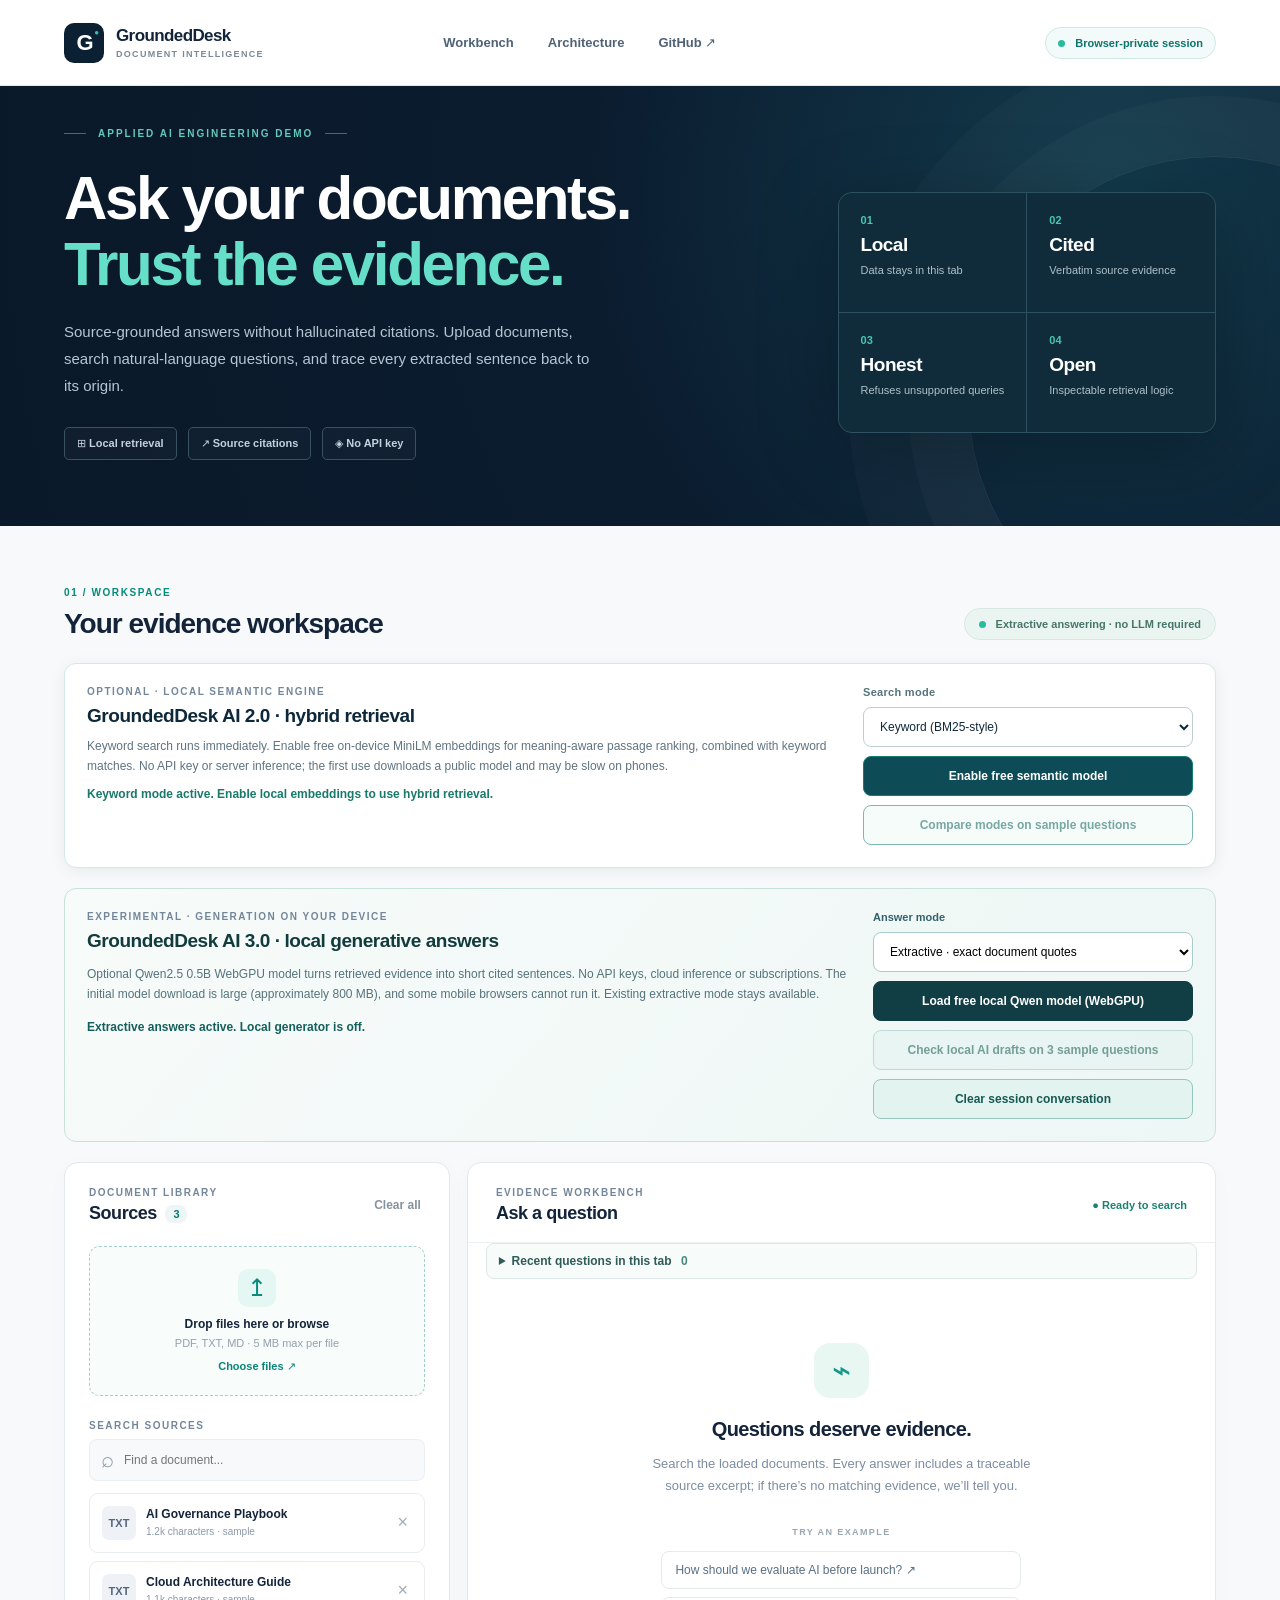
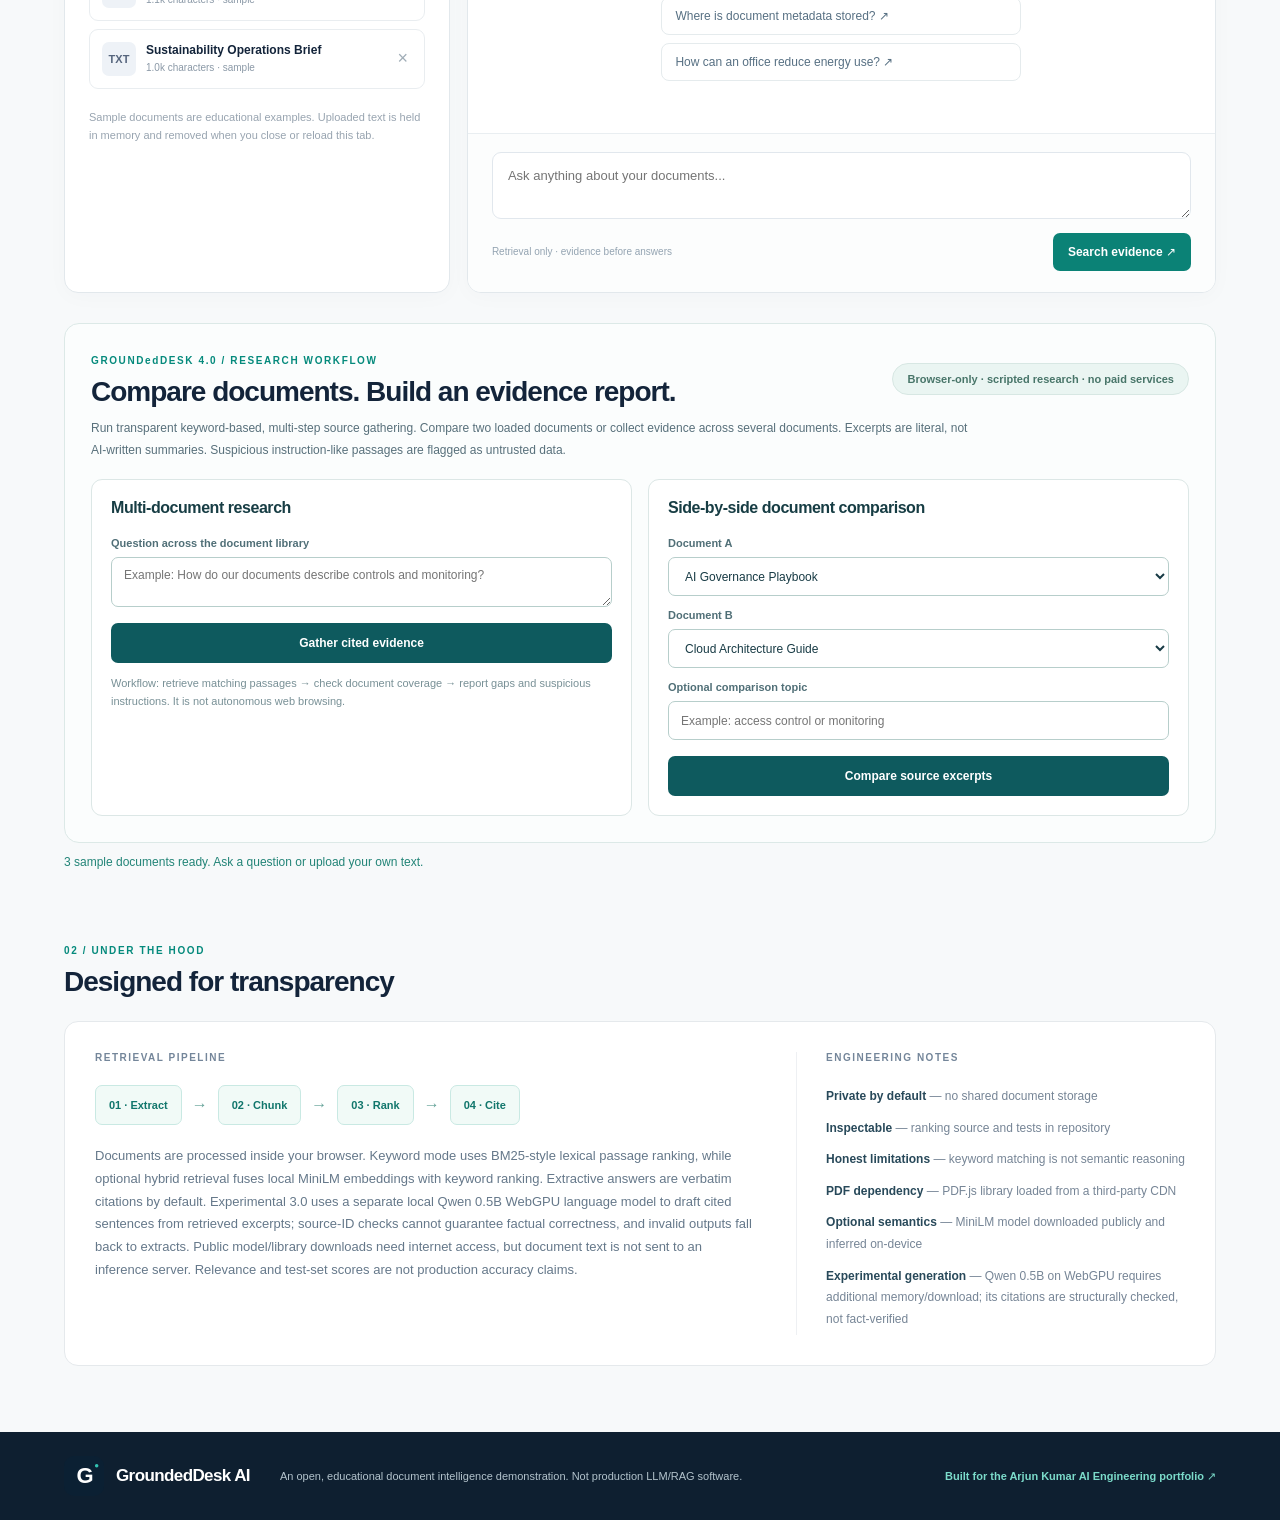
<file: index.html>
<!doctype html>
<html lang="en">
<head>
  <meta charset="UTF-8"/>
  <meta name="viewport" content="width=device-width, initial-scale=1.0"/>
  <meta name="color-scheme" content="light"/>
  <meta name="theme-color" content="#0b1726"/>
  <meta name="description" content="GroundedDesk AI — private browser-side document intelligence and citation-aware evidence search."/>
  <title>GroundedDesk AI 4.0 | Local Document Research</title>
  <link rel="stylesheet" href="./styles.css"/>
  <script defer type="module" src="./app.mjs"></script>
</head>
<body>
  <div class="app-shell">
    <header class="site-header">
      <div class="brand">
        <div class="brand-mark" aria-hidden="true">G<span>●</span></div>
        <div><strong>GroundedDesk</strong><span class="brand-sub">DOCUMENT INTELLIGENCE</span></div>
      </div>
      <nav class="header-links" aria-label="Primary navigation">
        <a href="#workbench">Workbench</a>
        <a href="#about">Architecture</a>
        <a href="https://github.com/arjun9669" target="_blank" rel="noopener noreferrer">GitHub ↗</a>
      </nav>
      <div class="private-pill"><span class="private-dot"></span> Browser-private session</div>
    </header>
    <main>
      <section class="hero" aria-labelledby="hero-title">
        <div class="eyebrow"><span class="eyebrow-line"></span> APPLIED AI ENGINEERING DEMO <span class="eyebrow-line"></span></div>
        <div class="hero-inner">
          <div>
            <h1 id="hero-title">Ask your documents.<br/><em>Trust the evidence.</em></h1>
            <p>Source-grounded answers without hallucinated citations. Upload documents, search natural-language questions, and trace every extracted sentence back to its origin.</p>
            <div class="hero-chips">
              <span>⊞ Local retrieval</span><span>↗ Source citations</span><span>◈ No API key</span>
            </div>
          </div>
          <div class="metric-grid" aria-label="Demonstration characteristics">
            <div><span class="metric-symbol">01</span><strong>Local</strong><small>Data stays in this tab</small></div>
            <div><span class="metric-symbol">02</span><strong>Cited</strong><small>Verbatim source evidence</small></div>
            <div><span class="metric-symbol">03</span><strong>Honest</strong><small>Refuses unsupported queries</small></div>
            <div><span class="metric-symbol">04</span><strong>Open</strong><small>Inspectable retrieval logic</small></div>
          </div>
        </div>
      </section>
      <section id="workbench" class="workbench" aria-label="Document workbench">
        <div class="section-heading">
          <div><span class="section-index">01 / WORKSPACE</span><h2>Your evidence workspace</h2></div>
          <div class="live-label"><span class="pulse-dot"></span> Extractive answering · no LLM required</div>
        </div>
        <section class="retrieval-settings" aria-labelledby="retrieval-settings-heading">
          <div class="retrieval-info">
            <p class="micro-label">OPTIONAL · LOCAL SEMANTIC ENGINE</p>
            <h3 id="retrieval-settings-heading">GroundedDesk AI 2.0 · hybrid retrieval</h3>
            <p>Keyword search runs immediately. Enable free on-device MiniLM embeddings for meaning-aware passage ranking, combined with keyword matches. No API key or server inference; the first use downloads a public model and may be slow on phones.</p>
            <p id="semantic-status" role="status" aria-live="polite">Keyword mode active. Your document contents stay in browser memory.</p>
          </div>
          <div class="retrieval-controls">
            <label for="retrieval-mode">Search mode</label>
            <select id="retrieval-mode" aria-label="Retrieval method">
              <option value="keyword">Keyword (BM25-style)</option>
              <option value="hybrid" disabled>Hybrid (keyword + local MiniLM)</option>
            </select>
            <button type="button" id="enable-semantic">Enable free semantic model</button>
            <button type="button" id="evaluate-modes" disabled>Compare modes on sample questions</button>
          </div>
          <pre class="evaluation-output" id="evaluation-output" hidden aria-live="polite"></pre>
        </section>
        <section class="generation-settings" aria-labelledby="local-llm-heading">
          <div>
            <p class="micro-label">EXPERIMENTAL · GENERATION ON YOUR DEVICE</p>
            <h3 id="local-llm-heading">GroundedDesk AI 3.0 · local generative answers</h3>
            <p>Optional Qwen2.5 0.5B WebGPU model turns retrieved evidence into short cited sentences. No API keys, cloud inference or subscriptions. The initial model download is large (approximately 800 MB), and some mobile browsers cannot run it. Existing extractive mode stays available.</p>
            <p id="generation-status" role="status" aria-live="polite">Extractive answers active. Local generator is off.</p>
          </div>
          <div class="generation-controls">
            <label for="answer-mode">Answer mode</label>
            <select id="answer-mode">
              <option value="extractive">Extractive · exact document quotes</option>
              <option value="generative" disabled>Local AI · cited draft (experimental)</option>
            </select>
            <button type="button" id="enable-generation">Load free local Qwen model (WebGPU)</button>
            <button type="button" id="evaluate-generation" disabled>Check local AI drafts on 3 sample questions</button>
            <button type="button" id="clear-conversation">Clear session conversation</button>
          </div>
          <pre id="generation-evaluation" class="generation-evaluation" hidden aria-live="polite"></pre>
        </section>
        <div class="panel-grid">
          <aside class="panel library" aria-labelledby="library-title">
            <div class="panel-title"><div><p class="micro-label">DOCUMENT LIBRARY</p><h3 id="library-title">Sources <span id="doc-count" class="count-badge">0</span></h3></div><button type="button" class="text-button" id="clear-docs">Clear all</button></div>
            <label class="dropzone" for="file-input" id="dropzone" tabindex="0">
              <span class="upload-icon" aria-hidden="true">↥</span><strong>Drop files here or browse</strong>
              <small>PDF, TXT, MD · 5 MB max per file</small>
              <span class="browse-label">Choose files ↗</span>
            </label>
            <input type="file" id="file-input" accept=".txt,.md,.markdown,.pdf,text/plain,text/markdown,application/pdf" multiple hidden />
            <label class="search-label" for="document-filter">SEARCH SOURCES</label>
            <div class="search-wrap"><span aria-hidden="true">⌕</span><input type="search" id="document-filter" placeholder="Find a document..." autocomplete="off"/></div>
            <ul class="document-list" id="document-list" aria-live="polite"></ul>
            <p class="library-note">Sample documents are educational examples. Uploaded text is held in memory and removed when you close or reload this tab.</p>
          </aside>
          <section class="panel chat" aria-labelledby="chat-title">
            <div class="panel-title chat-heading">
              <div><p class="micro-label">EVIDENCE WORKBENCH</p><h3 id="chat-title">Ask a question</h3></div>
              <span class="ready-badge">● Ready to search</span>
            </div>
            <details id="chat-history" class="chat-history">
              <summary>Recent questions in this tab <span id="history-count">0</span></summary>
              <ul id="history-list" aria-label="Recent questions"></ul>
            </details>
            <div class="answer-space" id="answer-space" aria-live="polite">
              <div class="initial-state" id="initial-state">
                <div class="initial-icon" aria-hidden="true">⌁</div>
                <h4>Questions deserve evidence.</h4>
                <p>Search the loaded documents. Every answer includes a traceable source excerpt; if there’s no matching evidence, we’ll tell you.</p>
                <span class="suggestions-label">TRY AN EXAMPLE</span>
                <div class="suggestions">
                  <button class="suggestion" data-question="How should an AI use case be evaluated before launch?">How should we evaluate AI before launch? ↗</button>
                  <button class="suggestion" data-question="Where should document metadata be stored?">Where is document metadata stored? ↗</button>
                  <button class="suggestion" data-question="How can an office reduce wasted electricity?">How can an office reduce energy use? ↗</button>
                </div>
              </div>
              <div class="answer-result" id="answer-result" hidden></div>
            </div>
            <form id="query-form" class="query-form">
              <label for="query-input" class="sr-only">Question about your documents</label>
              <textarea id="query-input" rows="2" maxlength="600" placeholder="Ask anything about your documents..."></textarea>
              <div class="query-footer"><span>Retrieval only · evidence before answers</span><button type="submit" id="ask-button">Search evidence <span aria-hidden="true">↗</span></button></div>
            </form>
          </section>
        </div>
        <section class="research-workspace" aria-labelledby="research-title">
          <div class="section-heading research-heading">
            <div><span class="section-index">GROUNDedDESK 4.0 / RESEARCH WORKFLOW</span><h2 id="research-title">Compare documents. Build an evidence report.</h2></div>
            <span class="live-label">Browser-only · scripted research · no paid services</span>
          </div>
          <p class="research-explainer">Run transparent keyword-based, multi-step source gathering. Compare two loaded documents or collect evidence across several documents. Excerpts are literal, not AI-written summaries. Suspicious instruction-like passages are flagged as untrusted data.</p>
          <div class="research-panels">
            <form id="research-form" class="research-panel">
              <h3>Multi-document research</h3>
              <label for="research-query">Question across the document library</label>
              <textarea id="research-query" rows="2" maxlength="600" placeholder="Example: How do our documents describe controls and monitoring?" required></textarea>
              <button type="submit" id="run-research">Gather cited evidence</button>
              <p>Workflow: retrieve matching passages → check document coverage → report gaps and suspicious instructions. It is not autonomous web browsing.</p>
            </form>
            <form id="compare-form" class="research-panel">
              <h3>Side-by-side document comparison</h3>
              <label for="compare-left">Document A</label>
              <select id="compare-left" required aria-label="First document to compare"></select>
              <label for="compare-right">Document B</label>
              <select id="compare-right" required aria-label="Second document to compare"></select>
              <label for="compare-topic">Optional comparison topic</label>
              <input id="compare-topic" maxlength="600" placeholder="Example: access control or monitoring" />
              <button type="submit" id="run-comparison">Compare source excerpts</button>
            </form>
          </div>
          <div class="research-results" id="research-results" hidden aria-live="polite">
            <div class="research-results-heading">
              <h3 id="research-result-title">Research results</h3>
              <div class="report-actions">
                <button type="button" id="research-copy">Copy Markdown report</button>
                <button type="button" id="research-download">Download .md</button>
              </div>
            </div>
            <div id="research-result-body"></div>
            <p class="research-disclaimer">Lexical search may miss paraphrases. Missing evidence is not proof that a fact is absent. Always review source content before relying on it.</p>
          </div>
        </section>
        <div id="alert" class="status-alert" role="status" aria-live="polite"></div>
      </section>
      <section id="about" class="architecture" aria-labelledby="architecture-heading">
        <div class="section-heading"><div><span class="section-index">02 / UNDER THE HOOD</span><h2 id="architecture-heading">Designed for transparency</h2></div></div>
        <div class="architecture-grid">
          <div class="architecture-main">
            <p class="micro-label">RETRIEVAL PIPELINE</p>
            <div class="pipeline" aria-label="Document retrieval flow"><span>01 · Extract</span><span class="arrow">→</span><span>02 · Chunk</span><span class="arrow">→</span><span>03 · Rank</span><span class="arrow">→</span><span>04 · Cite</span></div>
            <p>Documents are processed inside your browser. Keyword mode uses BM25-style lexical passage ranking, while optional hybrid retrieval fuses local MiniLM embeddings with keyword ranking. Extractive answers are verbatim citations by default. Experimental 3.0 uses a separate local Qwen 0.5B WebGPU language model to draft cited sentences from retrieved excerpts; source-ID checks cannot guarantee factual correctness, and invalid outputs fall back to extracts. Public model/library downloads need internet access, but document text is not sent to an inference server. Relevance and test-set scores are not production accuracy claims.</p>
          </div>
          <div class="architecture-aside"><p class="micro-label">ENGINEERING NOTES</p><ul><li><strong>Private by default</strong> — no shared document storage</li><li><strong>Inspectable</strong> — ranking source and tests in repository</li><li><strong>Honest limitations</strong> — keyword matching is not semantic reasoning</li><li><strong>PDF dependency</strong> — PDF.js library loaded from a third-party CDN</li><li><strong>Optional semantics</strong> — MiniLM model downloaded publicly and inferred on-device</li><li><strong>Experimental generation</strong> — Qwen 0.5B on WebGPU requires additional memory/download; its citations are structurally checked, not fact-verified</li></ul></div>
        </div>
      </section>
      <footer><div class="brand footer-brand"><div class="brand-mark">G<span>●</span></div><strong>GroundedDesk AI</strong></div><p>An open, educational document intelligence demonstration. Not production LLM/RAG software.</p><a href="https://github.com/arjun9669" target="_blank" rel="noopener noreferrer">Built for the Arjun Kumar AI Engineering portfolio ↗</a></footer>
    </main>
  </div>
</body>
</html>
</file>
<file: styles.css>
:root{font-family:Inter,ui-sans-serif,-apple-system,BlinkMacSystemFont,"Segoe UI",sans-serif;color:#13243a;background:#f7f9fa;font-synthesis:none;text-rendering:optimizeLegibility}
*{box-sizing:border-box}
html{scroll-behavior:smooth}
body{margin:0}
a{color:inherit;text-decoration:none}
button,input,textarea{font:inherit}
button{cursor:pointer}
button:focus-visible,a:focus-visible,textarea:focus-visible,input:focus-visible,label:focus-visible{outline:3px solid #2b9f91;outline-offset:3px}
.sr-only{position:absolute;width:1px;height:1px;overflow:hidden;clip:rect(0,0,0,0);white-space:nowrap}
.app-shell{max-width:1500px;margin:auto}
.site-header{height:86px;background:#fff;display:flex;gap:30px;align-items:center;padding:0 5%;border-bottom:1px solid #e4e8ed}
.brand{display:flex;align-items:center;gap:12px;white-space:nowrap}
.brand-mark{display:grid;place-items:center;position:relative;width:40px;height:40px;border-radius:10px;color:#fff;background:#0b2033;font-size:22px;font-weight:800;letter-spacing:-2px}
.brand-mark span{font-size:8px;color:#33c3b2;position:absolute;right:7px;top:5px}
.brand strong{font-size:17px;letter-spacing:-.6px}
.brand-sub{font-size:9px;font-weight:750;letter-spacing:1.3px;color:#7b8998;display:block;margin-top:3px}
.header-links{display:flex;gap:34px;margin:auto;font-size:13px;font-weight:600;color:#506276}
.header-links a:hover{color:#007b78}
.private-pill{margin-left:auto;white-space:nowrap;border:1px solid #d0e9e6;color:#0d746b;background:#f2fbf9;padding:9px 12px;border-radius:40px;font-size:11px;font-weight:720}
.private-dot,.pulse-dot{display:inline-block;background:#2abb9e;height:7px;width:7px;border-radius:50%;margin-right:7px}
.hero{background:radial-gradient(circle at 87% 24%,#123b4c 0%,#0b1c2f 45%,#0a1929 100%);color:#fff;padding:42px 5% 66px;overflow:hidden;position:relative}
.hero:after{content:"";position:absolute;width:490px;height:490px;top:70px;right:-180px;border:1px solid #ffffff16;border-radius:50%;box-shadow:0 0 0 60px #ffffff06,0 0 0 120px #ffffff05;pointer-events:none}
.eyebrow{display:flex;align-items:center;gap:12px;color:#61c9bd;font-size:10px;font-weight:790;letter-spacing:2px}
.eyebrow-line{height:1px;width:22px;background:#2c7878}
.hero-inner{display:flex;align-items:center;gap:60px;justify-content:space-between;margin-top:27px;position:relative;z-index:1}
.hero-inner>div:first-child{max-width:650px}
.hero h1{font-size:clamp(34px,4.7vw,62px);line-height:1.095;letter-spacing:-2.4px;font-weight:730;margin:0 0 20px}
.hero h1 em{font-style:normal;color:#66dfc9}
.hero p{color:#b5c6d4;font-size:15px;line-height:1.8;max-width:540px;margin:0}
.hero-chips{display:flex;gap:11px;flex-wrap:wrap;margin-top:28px}
.hero-chips span{border:1px solid #385264;color:#c2d3dc;border-radius:5px;font-size:11px;font-weight:600;padding:9px 12px;background:#ffffff06}
.metric-grid{display:grid;grid-template-columns:repeat(2,1fr);min-width:333px;gap:1px;background:#2d5160;border:1px solid #2d5160;border-radius:14px;overflow:hidden;box-shadow:0 16px 80px #0004}
.metric-grid>div{background:#102c3a;padding:21px 22px;min-height:119px;display:flex;flex-direction:column;gap:8px}
.metric-symbol{color:#47c5af;font-weight:700;font-size:11px}
.metric-grid strong{font-size:19px;letter-spacing:-.5px}
.metric-grid small{font-size:11px;color:#adc1ca}
.workbench,.architecture{padding:56px 5% 0}
.section-heading{display:flex;align-items:end;justify-content:space-between;gap:20px;margin-bottom:23px}
.section-index{color:#058a7c;font-size:10px;font-weight:800;letter-spacing:1.6px}
h2{font-size:28px;letter-spacing:-1px;margin:8px 0 0}
h3{font-size:18px;letter-spacing:-.45px;margin:5px 0 0}
.live-label{font-size:11px;font-weight:700;color:#487569;padding:9px 14px;background:#eaf5f2;border-radius:25px;border:1px solid #d7e7e3}
.panel-grid{display:grid;grid-template-columns:minmax(290px,.85fr) minmax(400px,1.65fr);gap:17px;align-items:stretch}
.panel{background:#fff;border:1px solid #e2e8ec;border-radius:14px;box-shadow:0 4px 22px #14304706}
.library{padding:24px;min-height:590px}
.panel-title{display:flex;justify-content:space-between;align-items:center;gap:12px;margin-bottom:22px}
.micro-label,.search-label{font-size:10px;color:#74869a;font-weight:800;letter-spacing:1.5px;margin:0}
.count-badge{font-size:11px;vertical-align:middle;border-radius:8px;padding:3px 8px;background:#eef5f5;color:#07786e;margin-left:4px}
.text-button{background:transparent;border:0;color:#85929f;font-size:12px;font-weight:700;padding:7px 4px}
.text-button:hover{color:#d24d4d}
.dropzone{background:#f8fcfb;border:1.5px dashed #a4cfc8;border-radius:10px;display:flex;flex-direction:column;align-items:center;gap:6px;padding:22px 10px;cursor:pointer;text-align:center}
.dropzone.dragging,.dropzone:hover{background:#eaf8f5;border-color:#0e9b8a}
.upload-icon{display:grid;place-items:center;width:38px;height:38px;background:#e5f7f3;border-radius:10px;color:#0a8b7b;font-size:24px;font-weight:700;margin-bottom:4px}
.dropzone strong{font-size:12px}.dropzone small{font-size:11px;color:#94a1ad}.browse-label{font-size:11px;font-weight:800;color:#098578;margin-top:5px}
.search-label{display:block;margin:24px 0 8px}
.search-wrap{display:flex;gap:8px;align-items:center;background:#f7f9fb;border:1px solid #e9eef2;border-radius:8px;padding:0 11px}
.search-wrap span{font-size:22px;color:#8a99a8}
.search-wrap input{height:40px;background:transparent;border:0;width:100%;min-width:0;font-size:12px;outline:none}
.document-list{list-style:none;padding:0;margin:12px 0 0;display:flex;flex-direction:column;gap:8px;max-height:320px;overflow-y:auto}
.document-card{border:1px solid #e9edf0;border-radius:9px;padding:12px;display:flex;align-items:center;gap:10px}
.document-card.source-highlight{outline:2px solid #33af9d;background:#effaf7}
.doc-icon{background:#eef2f7;color:#56657d;border-radius:7px;min-width:34px;height:34px;display:grid;place-items:center;font-size:11px;font-weight:800}
.doc-details{min-width:0;flex:1}
.doc-details strong{display:block;white-space:nowrap;text-overflow:ellipsis;overflow:hidden;font-size:12px}
.doc-details small{color:#8b99a7;font-size:10px}
.remove-doc{background:none;border:0;color:#a0adb7;font-size:18px;padding:4px}
.remove-doc:hover{color:#e05b5b}
.library-note{color:#98a4b0;font-size:11px;line-height:1.65;margin-top:19px}
.chat{display:flex;flex-direction:column;min-height:590px;overflow:hidden}
.chat-heading{padding:24px 28px 18px;border-bottom:1px solid #ecf0f2;margin:0}
.ready-badge{font-size:11px;color:#198271;font-weight:700}
.answer-space{flex:1;min-height:330px;max-height:530px;overflow:auto;padding:28px}
.initial-state{max-width:500px;margin:auto;text-align:center;padding:24px 0}
.initial-icon{height:55px;width:55px;border-radius:16px;display:grid;place-items:center;color:#159786;background:#e9f7f3;margin:0 auto 20px;font-size:32px}
.initial-state h4{font-size:20px;letter-spacing:-.6px;margin:0 0 12px}
.initial-state p{font-size:13px;color:#7d8da0;line-height:1.7;margin:0 auto 24px;max-width:420px}
.suggestions-label{font-size:9px;font-weight:800;letter-spacing:1.4px;color:#9aa7b1}
.suggestions{display:grid;gap:8px;margin:12px auto 0;max-width:360px}
.suggestion{border:1px solid #e5ebed;background:#fff;color:#577083;padding:11px 13px;text-align:left;border-radius:8px;font-size:12px}
.suggestion:hover{border-color:#70c5b7;color:#075e57;background:#f8fcfb}
.query-form{border-top:1px solid #e9eef1;padding:18px 24px 21px;background:#fcfdfd}
#query-input{width:100%;border:1px solid #e1e7ed;background:#fff;border-radius:9px;padding:13px 15px;min-height:64px;resize:vertical;font-size:13px;line-height:1.5;color:#173048}
.query-footer{display:flex;justify-content:space-between;gap:10px;align-items:center;margin-top:10px}
.query-footer>span{font-size:10px;color:#94a4b2}
#ask-button{background:#0b8276;color:#fff;border:0;border-radius:7px;padding:12px 15px;font-size:12px;font-weight:750}
#ask-button:hover{background:#086c63}
.question-label{color:#7d8b9d;font-size:10px;font-weight:800;letter-spacing:1px}
.question-text{font-size:19px;letter-spacing:-.45px;margin:7px 0 20px}
.result-heading{display:flex;justify-content:space-between;align-items:center;gap:8px;margin:0 0 12px;flex-wrap:wrap}
.report-actions{display:flex;align-items:center;gap:7px;flex-wrap:wrap}
.report-actions button{min-height:34px;white-space:nowrap}
.result-heading span{color:#168b7b;font-size:11px;font-weight:800}
.copy-button{background:#f4f7f8;border:1px solid #e5ecee;color:#546677;padding:8px 10px;border-radius:6px;font-size:11px}
.answer-box{white-space:pre-wrap;border-left:3px solid #20b39c;background:#f5fbf9;border-radius:0 9px 9px 0;padding:16px;color:#284050;font-size:13px;line-height:1.8}
.cited-answer-paragraph{margin:0 0 12px;white-space:normal;line-height:1.9}
.cited-answer-paragraph:last-child{margin-bottom:0}
.inline-citation{border:1px solid #96cfc4;color:#05695e;background:#e8f8f4;border-radius:5px;padding:2px 7px;margin-right:4px;font-size:12px;font-weight:800}
.inline-citation:hover,.inline-citation:focus-visible{background:#c5eee5;color:#063d3a}
.source-card:focus{outline:3px solid #2b9f91;outline-offset:3px}

.evidence-heading{font-size:11px;letter-spacing:1px;color:#6d8092;font-weight:800;margin:24px 0 10px}
.source-card{border:1px solid #e5ecf0;background:#fff;border-radius:9px;padding:14px;margin-top:8px}
.source-top{display:flex;gap:8px;align-items:center}
.source-number{background:#e4f6f0;color:#048276;font-size:11px;font-weight:800;padding:5px 8px;border-radius:6px}
.source-top strong{font-size:12px;overflow:hidden;text-overflow:ellipsis;white-space:nowrap}
.source-top small{font-size:10px;color:#8999a8;margin-left:auto;white-space:nowrap}
.source-card p{font-size:12px;color:#5b6c7f;line-height:1.75;margin:10px 0}
.source-card>button{font-size:11px;color:#117e73;border:0;background:#eef9f6;border-radius:5px;padding:7px 9px}
.result-footnote{font-size:11px;color:#8a98a5;line-height:1.7;margin-top:14px}
.status-alert{margin-top:12px;min-height:20px;color:#a65f19;font-size:12px}
.architecture{padding-top:65px;padding-bottom:66px}
.architecture-grid{display:grid;grid-template-columns:1.7fr 1fr;gap:40px;background:#fff;border-radius:14px;border:1px solid #e5e9ec;padding:30px}
.architecture-main p:last-child{line-height:1.75;color:#65788a;font-size:13px}
.pipeline{display:flex;align-items:center;gap:10px;flex-wrap:wrap;margin:22px 0 20px}
.pipeline span:not(.arrow){border:1px solid #c9e9e3;color:#11766c;background:#f1faf7;border-radius:7px;font-weight:750;padding:13px;font-size:11px}
.pipeline .arrow{color:#66a399}
.architecture-aside{border-left:1px solid #eef0f3;padding-left:29px}
.architecture-aside ul{list-style:none;padding:0;margin:18px 0 0;font-size:12px;color:#768596;line-height:1.8}
.architecture-aside li{padding:5px 0}
.architecture-aside li strong{color:#28495a}
footer{background:#0e1f30;color:#b3c3cc;padding:24px 5%;display:flex;align-items:center;gap:30px;font-size:11px;flex-wrap:wrap}
.footer-brand strong{color:white}
footer p{flex:1;min-width:200px}
footer a{color:#7bdbca;font-weight:700}
.retrieval-settings{display:grid;grid-template-columns:minmax(0,1fr) minmax(230px,330px);gap:22px;background:#fff;border:1px solid #d4e9e6;border-radius:12px;padding:22px;margin:0 0 20px;box-shadow:0 3px 16px #071b2510}
.retrieval-info h3{font-size:19px;line-height:1.4;color:#0d283a;margin:6px 0 8px}
.retrieval-info>p:not(.micro-label){font-size:12px;color:#5f7480;line-height:1.65;margin:8px 0}
#semantic-status{font-weight:650;color:#187a68}
.retrieval-controls{display:flex;flex-direction:column;gap:9px;justify-content:center}
.retrieval-controls label{font-size:11px;color:#54737a;font-weight:800;letter-spacing:.3px}
.retrieval-controls select,.retrieval-controls button{font-size:12px;border-radius:8px;min-height:40px;padding:10px 12px}
.retrieval-controls select{border:1px solid #becfd2;background:white;color:#0e2939}
.retrieval-controls button{border:1px solid #147e75;background:#effaf7;color:#0a615a;font-weight:750}
.retrieval-controls button:first-of-type{background:#0d4c56;color:white}
.retrieval-controls button:hover:not(:disabled){filter:brightness(.94)}
.retrieval-controls button:disabled{opacity:.55;cursor:not-allowed}
.evaluation-output{grid-column:1/-1;white-space:pre-wrap;overflow-wrap:anywhere;background:#edf8f5;color:#123e42;border:1px solid #c6e7df;border-radius:9px;padding:16px;font-size:12px;line-height:1.8;font-family:ui-monospace,SFMono-Regular,monospace}
@media(max-width:790px){.retrieval-settings{grid-template-columns:1fr;padding:16px;gap:14px}}
.generation-settings{display:grid;grid-template-columns:minmax(0,1fr) minmax(250px,320px);gap:24px;background:linear-gradient(130deg,#f7fbfa,#edf7f5);border:1px solid #c8e2da;border-radius:12px;padding:22px;margin:0 0 20px}
.generation-settings h3{font-size:19px;color:#123c3c;margin:8px 0}
.generation-settings p:not(.micro-label){font-size:12px;color:#55737a;line-height:1.7}
#generation-status{font-weight:700;color:#145f5b}
.generation-controls{display:flex;flex-direction:column;justify-content:center;gap:9px}
.generation-controls label{font-size:11px;font-weight:800;color:#35606b}
.generation-controls select,.generation-controls button{font-size:12px;padding:10px 12px;min-height:40px;border-radius:8px}
.generation-controls select{background:white;border:1px solid #a8ccc9}
.generation-controls button{background:#e3f3ef;color:#165952;border:1px solid #96c6be;font-weight:700}
.generation-controls button:first-of-type{background:#113e45;color:white;border-color:#113e45}
.generation-controls button:disabled{opacity:.56;cursor:not-allowed}
.generation-disclaimer{font-size:11px;font-weight:800;letter-spacing:.25px;color:#966018;padding-bottom:8px;border-bottom:1px solid #e6dac0}
.generated-answer{font-size:14px;line-height:1.9;white-space:pre-wrap;color:#172d32}
.generation-evaluation{grid-column:1/-1;white-space:pre-wrap;overflow-wrap:anywhere;margin:0;background:#f0f9f6;color:#204f4a;border:1px solid #bfdbd3;border-radius:8px;padding:14px;font:12px/1.75 ui-monospace,SFMono-Regular,monospace}
.chat-history{margin:0 18px 12px;border:1px solid #dce9e6;border-radius:8px;background:#f7fbfa}
.chat-history summary{cursor:pointer;padding:10px 12px;font-size:12px;font-weight:700;color:#305c58}
.chat-history summary span{color:#47897c;margin-left:6px}
.chat-history ul{list-style:none;padding:0 10px 10px;margin:0;display:flex;flex-direction:column;gap:5px}
.chat-history li button{display:block;max-width:100%;overflow:hidden;text-overflow:ellipsis;white-space:nowrap;text-align:left;padding:8px 10px;width:100%;border:1px solid #e4eeeb;border-radius:6px;background:white;color:#345557;font-size:12px}
.chat-history li button:hover,.chat-history li button:focus-visible{background:#eaf6f2}
@media(max-width:800px){.generation-settings{grid-template-columns:1fr;gap:14px;padding:17px}}
.research-workspace{margin-top:30px;background:#fbfdfd;border:1px solid #dce9e7;border-radius:15px;padding:26px}
.research-heading{margin:0 0 10px;align-items:center}
.research-workspace .research-explainer{font-size:12px;line-height:1.8;color:#58707b;margin:0 0 18px;max-width:880px}
.research-panels{display:grid;grid-template-columns:1fr 1fr;gap:16px}
.research-panel{display:flex;flex-direction:column;gap:8px;border:1px solid #dce7e6;border-radius:11px;background:white;padding:19px}
.research-panel h3{color:#173d44;font-size:16px;margin:0 0 7px}
.research-panel label{font-size:11px;font-weight:800;color:#506f77;margin-top:5px}
.research-panel input,.research-panel select,.research-panel textarea{width:100%;box-sizing:border-box;min-height:39px;padding:10px 12px;border:1px solid #b7cecb;border-radius:7px;background:#fff;color:#183b45;resize:vertical;font-size:12px}
.research-panel button{padding:11px 15px;border:0;border-radius:7px;background:#0e5a5e;color:white;font-size:12px;font-weight:800;margin-top:8px;min-height:40px}
.research-panel button:disabled{opacity:.5;cursor:not-allowed}
.research-panel p{margin:4px 0 0;color:#789096;font-size:11px;line-height:1.6}
.research-results{background:white;border:1px solid #dce8e6;padding:20px;margin-top:20px;border-radius:12px;scroll-margin-top:20px}
.research-results-heading{display:flex;gap:12px;justify-content:space-between;align-items:center;flex-wrap:wrap}
.research-results-heading h3{margin:0;color:#12383c;font-size:18px}
.research-results-heading .report-actions button{background:#edf8f5;border:1px solid #badbd3;border-radius:6px;color:#12685d;min-height:35px;font-size:11px;padding:8px 10px}
.research-summary{font-size:12px;color:#325d65;margin:15px 0}
.research-steps{padding-left:22px;color:#486e6e;font-size:12px;line-height:1.8}
.research-evidence-grid{display:grid;grid-template-columns:repeat(auto-fit,minmax(230px,1fr));gap:12px;margin-top:15px}
.research-evidence{padding:14px;border-radius:9px;border:1px solid #dce9e6;background:#f9fcfa;min-width:0}
.research-evidence h4{font-size:12px;margin:0 0 8px;color:#144f4e;overflow-wrap:anywhere}
.research-evidence-text{font-size:12px;line-height:1.75;color:#445f65;white-space:pre-wrap;overflow-wrap:anywhere}
.research-risk{font-size:11px;background:#fff0de;color:#894600;border-radius:7px;padding:9px;line-height:1.5}
.research-gaps,.research-disclaimer,.research-empty{font-size:11px;line-height:1.75;color:#697d83;margin-top:15px}
@media(max-width:800px){.research-panels{grid-template-columns:1fr}.research-workspace{padding:16px}}
@media(max-width:980px){.hero-inner{gap:30px}.metric-grid{min-width:280px}.panel-grid{grid-template-columns:1fr}.library{min-height:unset}.chat{min-height:570px}.architecture-grid{grid-template-columns:1fr}.architecture-aside{border-left:0;border-top:1px solid #eef0f3;padding-left:0;padding-top:20px}}
@media(max-width:680px){.site-header{height:auto;padding:16px 5%;flex-wrap:wrap;gap:14px}.header-links{gap:16px;order:3;width:100%;justify-content:space-between}.private-pill{margin-left:auto}.hero{padding-top:32px;padding-bottom:42px}.hero-inner{display:block}.metric-grid{margin-top:30px;min-width:0}.hero h1{letter-spacing:-1.4px}.workbench,.architecture{padding-left:4%;padding-right:4%;padding-top:38px}.section-heading{align-items:flex-start;flex-direction:column;gap:8px}.panel-grid{grid-template-columns:minmax(0,1fr)}.library{padding:18px}.chat-heading{padding:18px}.answer-space{padding:19px}.query-form{padding:14px}.query-footer{flex-wrap:wrap}.architecture-grid{padding:20px}footer{display:block}footer>*{margin-bottom:14px}}
@media(prefers-reduced-motion:reduce){html{scroll-behavior:auto}}
</file>
